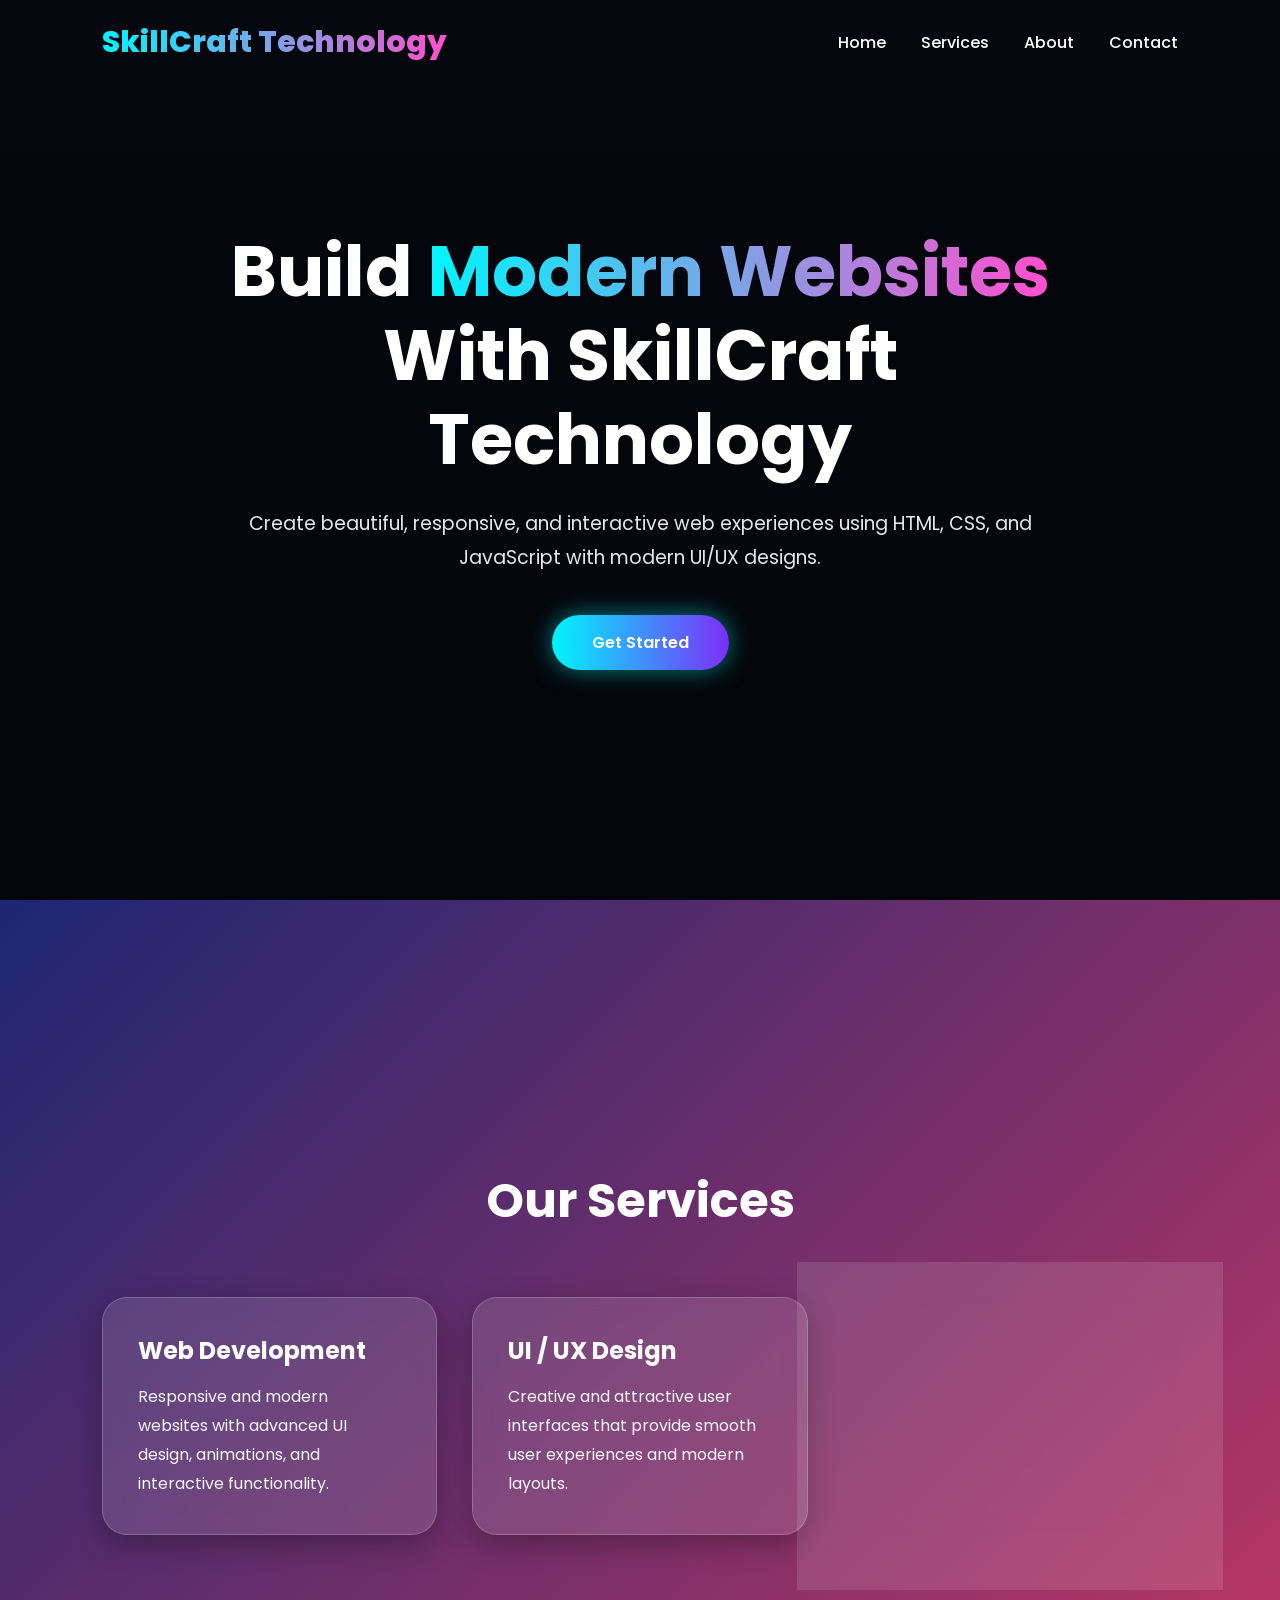
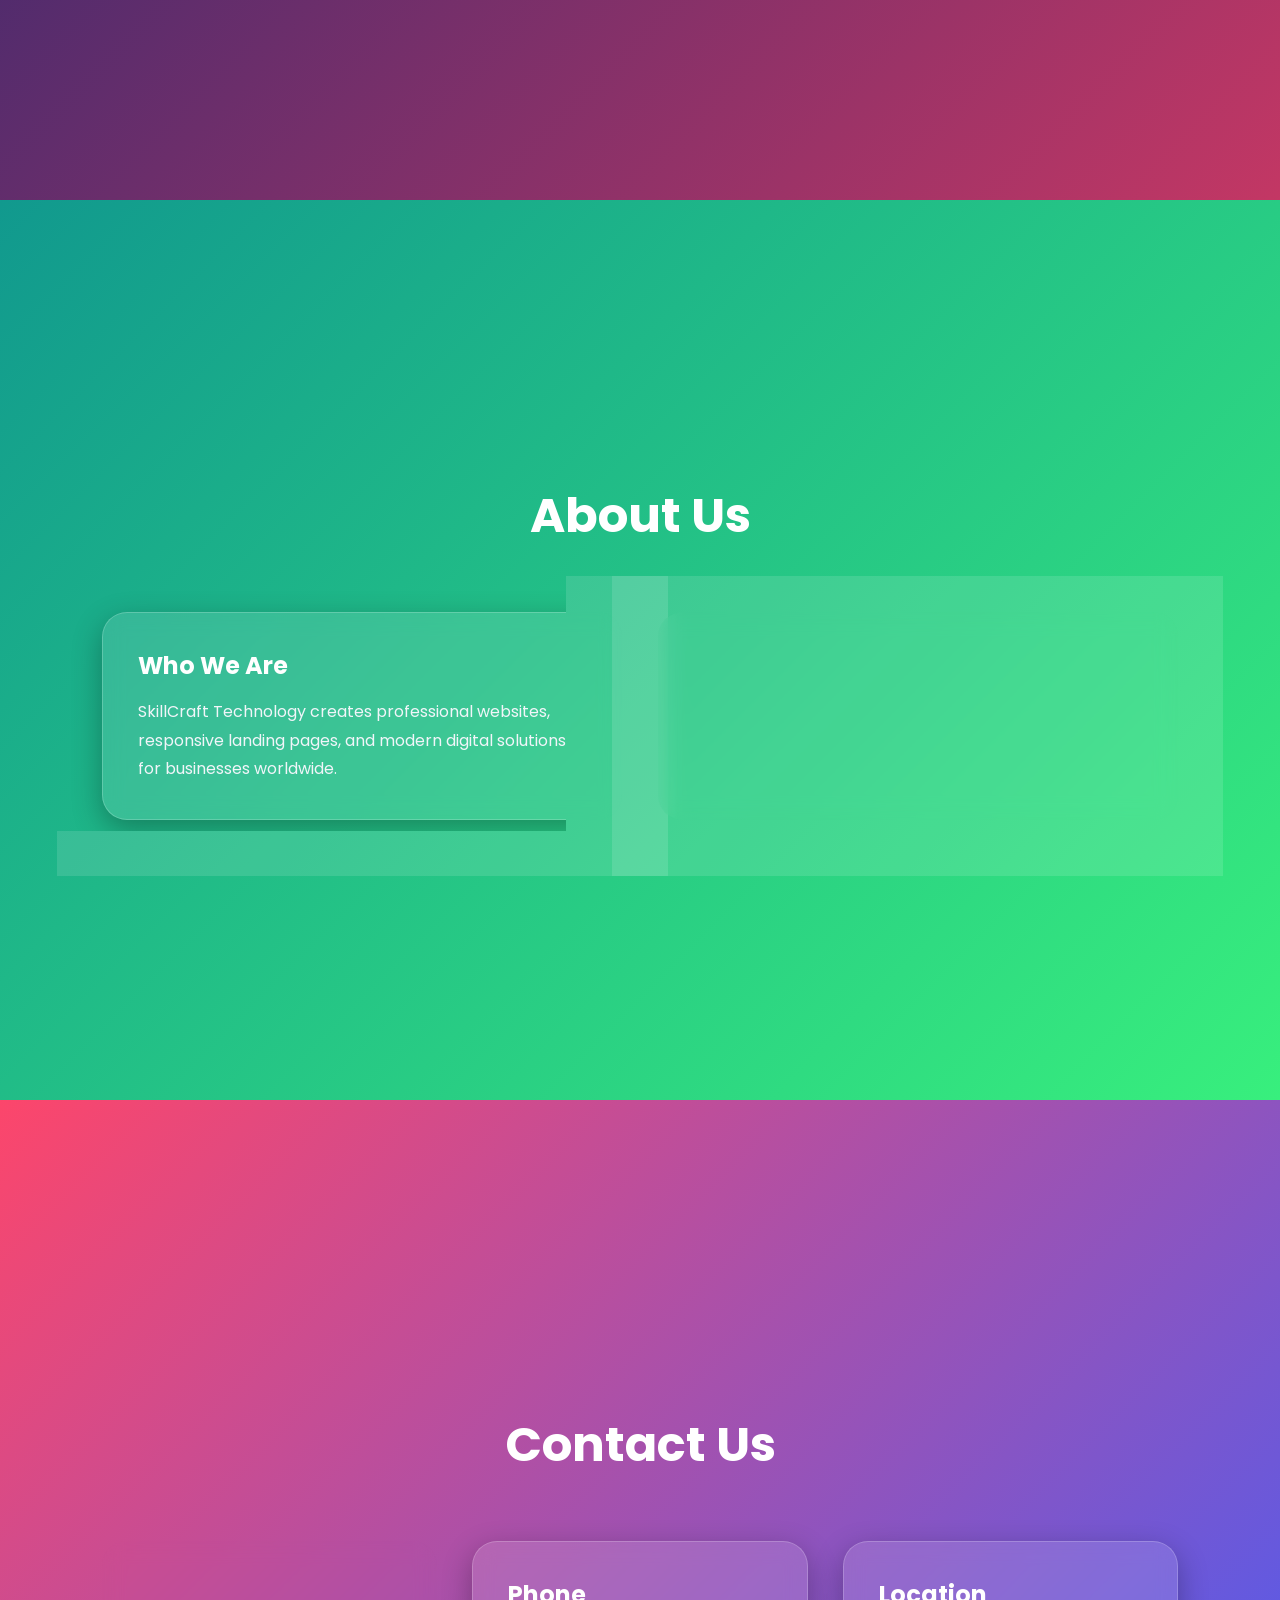
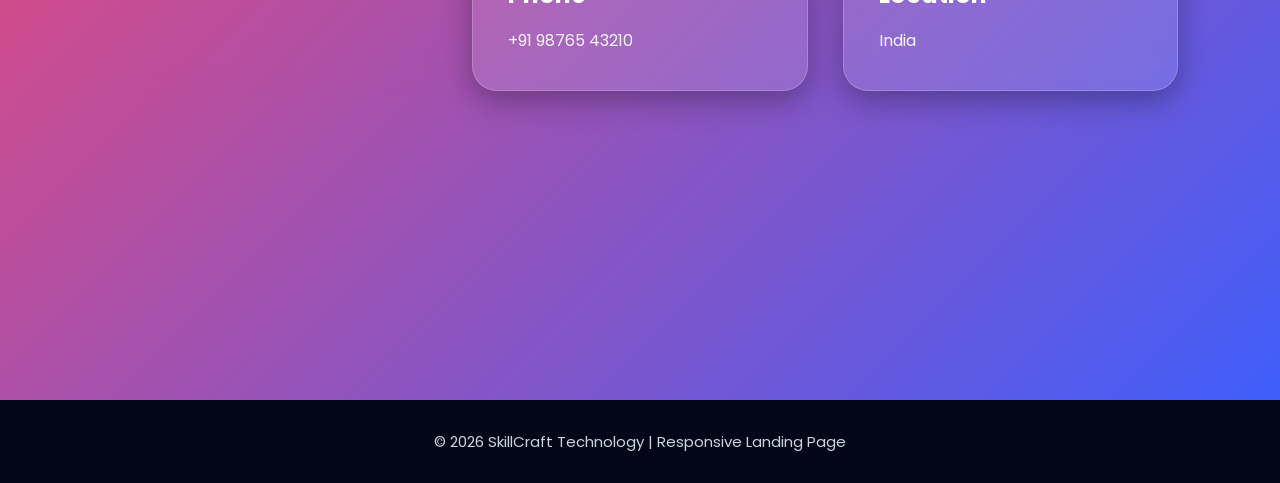
<file: index.html>
<!DOCTYPE html>
<html lang="en">
<head>
  <meta charset="UTF-8" />
  <meta name="viewport" content="width=device-width, initial-scale=1.0"/>

  <title>SkillCraft Technology - Landing Page</title>

  <!-- Google Font -->
  <link href="https://fonts.googleapis.com/css2?family=Poppins:wght@300;400;500;600;700;800&display=swap" rel="stylesheet">

  <!-- External CSS -->
  <link rel="stylesheet" href="style.css">

</head>

<body>

  <!-- ================= HEADER ================= -->

  <header id="header">

    <nav>

      <div class="logo">
        SkillCraft <span>Technology</span>
      </div>

      <ul class="nav-links">
        <li><a href="#home">Home</a></li>
        <li><a href="#services">Services</a></li>
        <li><a href="#about">About</a></li>
        <li><a href="#contact">Contact</a></li>
      </ul>

    </nav>

  </header>

  <!-- ================= HOME SECTION ================= -->

  <section id="home">

    <div class="hero-content">

      <h1>
        Build <span>Modern Websites</span><br>
        With SkillCraft Technology
      </h1>

      <p>
        Create beautiful, responsive, and interactive web experiences
        using HTML, CSS, and JavaScript with modern UI/UX designs.
      </p>

      <a href="#services" class="btn">Get Started</a>

    </div>

  </section>

  <!-- ================= SERVICES SECTION ================= -->

  <section id="services">

    <h2 class="section-title">Our Services</h2>

    <div class="cards">

      <div class="card">
        <h3>Web Development</h3>

        <p>
          Responsive and modern websites with advanced UI design,
          animations, and interactive functionality.
        </p>
      </div>

      <div class="card">
        <h3>UI / UX Design</h3>

        <p>
          Creative and attractive user interfaces that provide
          smooth user experiences and modern layouts.
        </p>
      </div>

      <div class="card">
        <h3>App Development</h3>

        <p>
          Build scalable mobile and web applications using
          modern technologies and frameworks.
        </p>
      </div>

    </div>

  </section>

  <!-- ================= ABOUT SECTION ================= -->

  <section id="about">

    <h2 class="section-title">About Us</h2>

    <div class="cards">

      <div class="card">

        <h3>Who We Are</h3>

        <p>
          SkillCraft Technology creates professional websites,
          responsive landing pages, and modern digital solutions
          for businesses worldwide.
        </p>

      </div>

      <div class="card">

        <h3>Our Mission</h3>

        <p>
          Deliver innovative, responsive, and visually appealing
          digital experiences that help businesses grow online.
        </p>

      </div>

    </div>

  </section>

  <!-- ================= CONTACT SECTION ================= -->

  <section id="contact">

    <h2 class="section-title">Contact Us</h2>

    <div class="cards">

      <div class="card">
        <h3>Email</h3>
        <p>contact@skillcrafttechnology.com</p>
      </div>

      <div class="card">
        <h3>Phone</h3>
        <p>+91 98765 43210</p>
      </div>

      <div class="card">
        <h3>Location</h3>
        <p>India</p>
      </div>

    </div>

  </section>

  <!-- ================= FOOTER ================= -->

  <footer>
    © 2026 SkillCraft Technology | Responsive Landing Page
  </footer>

  <!-- ================= JS FILE ================= -->

  <script src="script.js"></script>

</body>
</html>
</file>
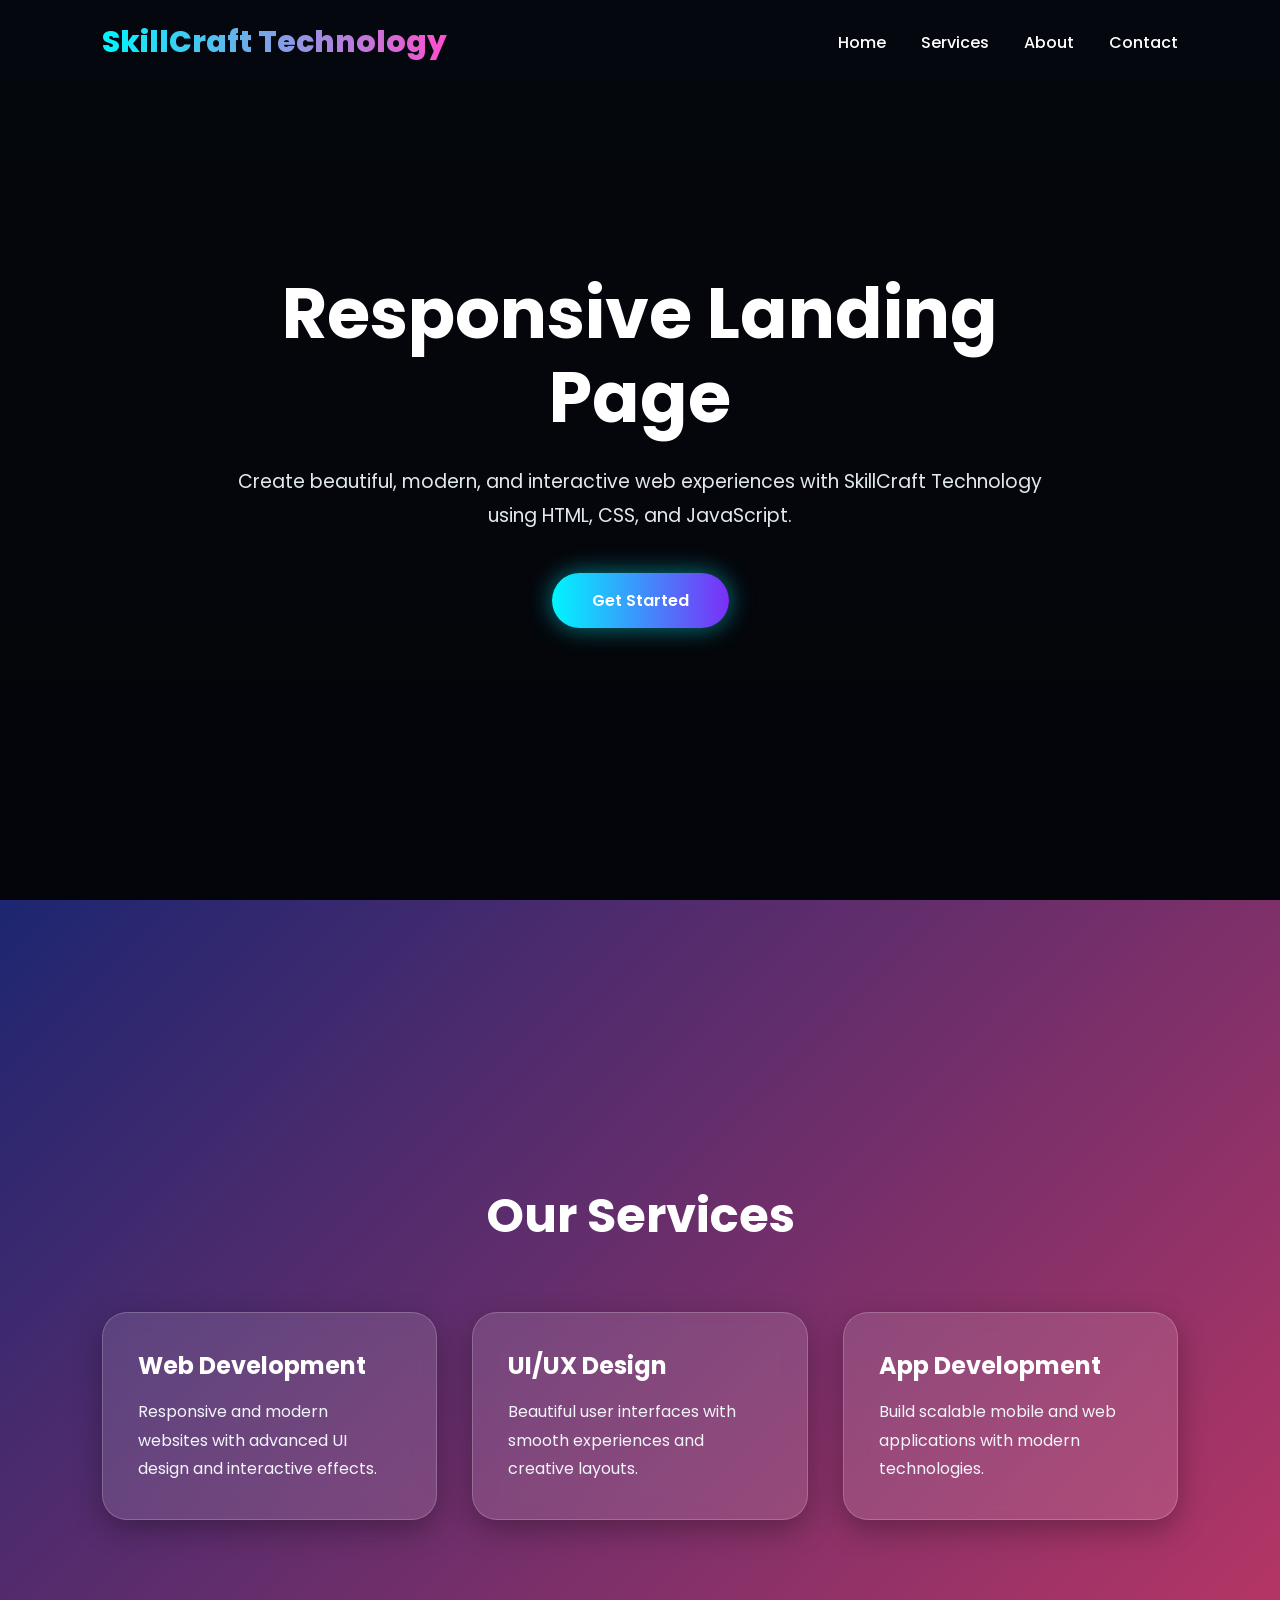
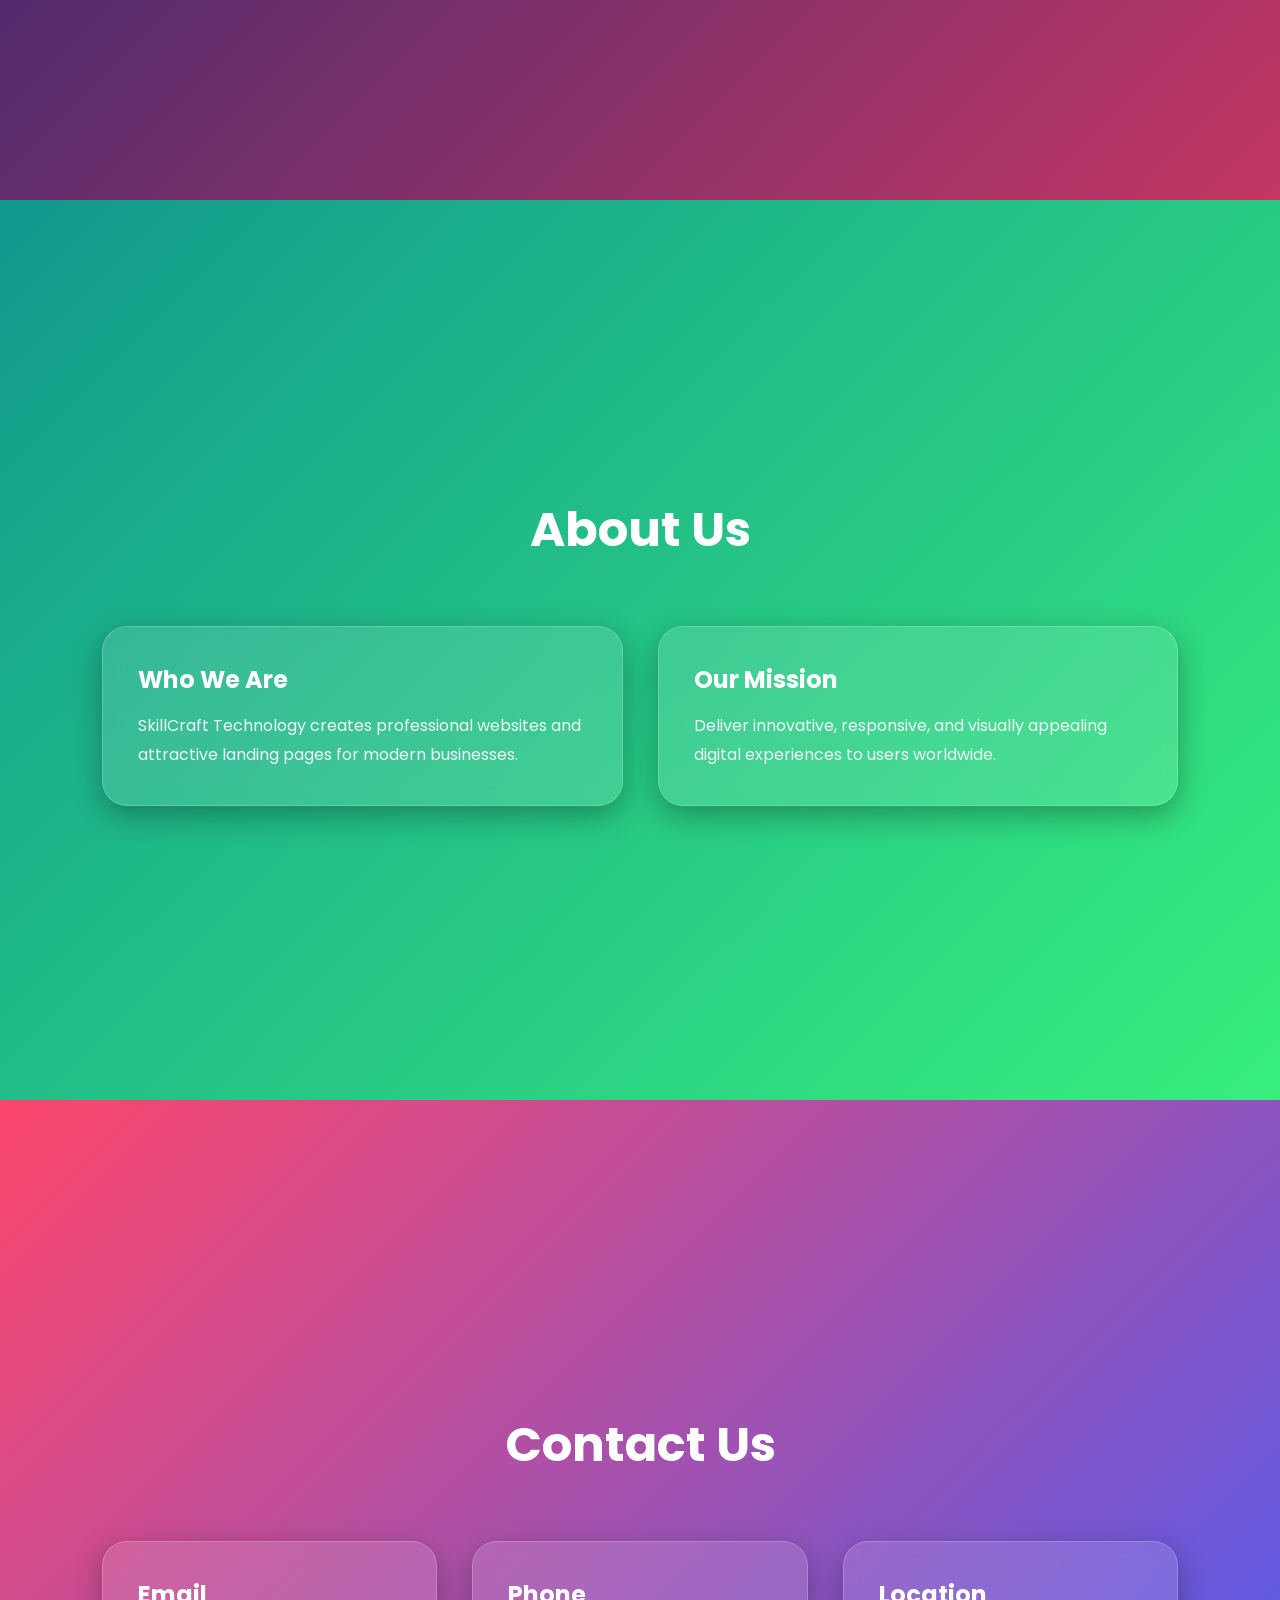
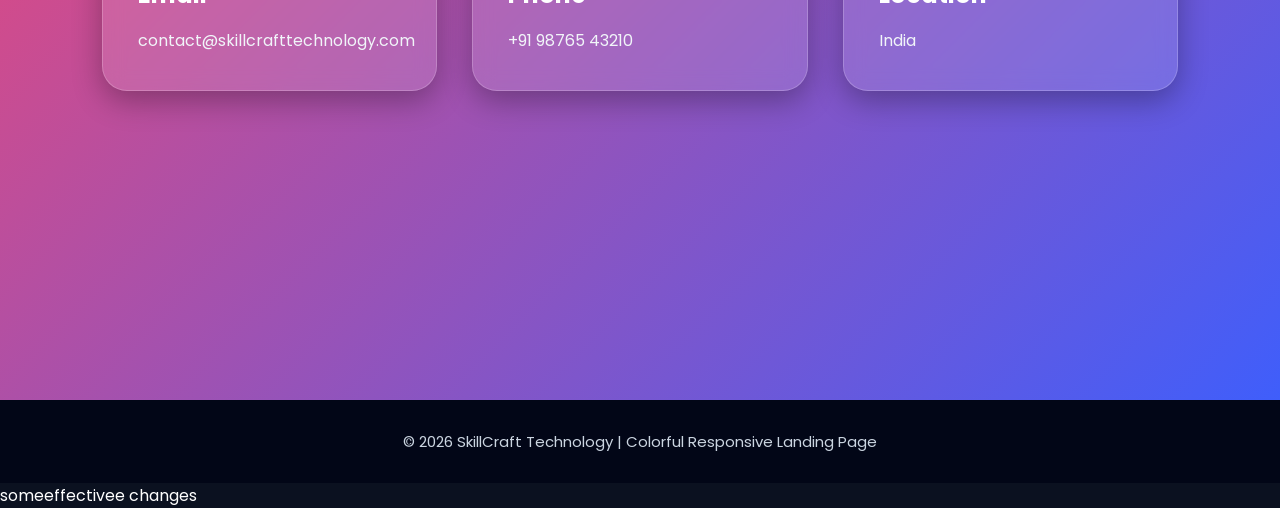
<file: Task-1.html>
<!DOCTYPE html>
<html lang="en">
<head>
  <meta charset="UTF-8" />
  <meta name="viewport" content="width=device-width, initial-scale=1.0"/>
  <title>SkillCraft Technology - Colorful Landing Page</title>

  <!-- Google Font -->
  <link href="https://fonts.googleapis.com/css2?family=Poppins:wght@300;400;500;600;700;800&display=swap" rel="stylesheet">

  <style>

    *{
      margin:0;
      padding:0;
      box-sizing:border-box;
      font-family:'Poppins',sans-serif;
      scroll-behavior:smooth;
    }

    body{
      color:white;
      overflow-x:hidden;
      background:#0b1120;
    }

    /* ================= NAVBAR ================= */

    header{
      width:100%;
      position:fixed;
      top:0;
      left:0;
      z-index:1000;
      transition:0.4s ease;
    }

    header.scrolled{
      background:rgba(0,0,0,0.6);
      backdrop-filter:blur(12px);
      box-shadow:0 8px 25px rgba(0,0,0,0.4);
    }

    nav{
      display:flex;
      justify-content:space-between;
      align-items:center;
      padding:20px 8%;
    }

    .logo{
      font-size:30px;
      font-weight:800;
      background:linear-gradient(to right,#00f5ff,#ff4ecd);
      -webkit-background-clip:text;
      -webkit-text-fill-color:transparent;
    }

    .logo span{
      color:white;
    }

    .nav-links{
      display:flex;
      gap:35px;
      list-style:none;
    }

    .nav-links a{
      text-decoration:none;
      color:white;
      font-weight:500;
      position:relative;
      transition:0.4s;
    }

    .nav-links a::after{
      content:'';
      position:absolute;
      left:0;
      bottom:-6px;
      width:0%;
      height:3px;
      border-radius:10px;
      background:linear-gradient(to right,#00f5ff,#ff4ecd);
      transition:0.4s;
    }

    .nav-links a:hover{
      color:#00f5ff;
    }

    .nav-links a:hover::after{
      width:100%;
    }

    /* ================= COMMON SECTION STYLE ================= */

    section{
      min-height:100vh;
      padding:120px 8%;
      display:flex;
      flex-direction:column;
      justify-content:center;
      position:relative;
      overflow:hidden;
    }

    .section-title{
      text-align:center;
      font-size:48px;
      margin-bottom:60px;
      font-weight:700;
    }

    .cards{
      display:grid;
      grid-template-columns:repeat(auto-fit,minmax(280px,1fr));
      gap:35px;
    }

    .card{
      background:rgba(255,255,255,0.12);
      border:1px solid rgba(255,255,255,0.2);
      backdrop-filter:blur(10px);
      padding:35px;
      border-radius:25px;
      transition:0.5s;
      box-shadow:0 10px 30px rgba(0,0,0,0.3);
    }

    .card:hover{
      transform:translateY(-12px) scale(1.03);
      box-shadow:0 20px 40px rgba(0,0,0,0.5);
    }

    .card h3{
      margin-bottom:15px;
      font-size:24px;
    }

    .card p{
      line-height:1.8;
      color:#f1f5f9;
    }

    

    #home{
      background:
      linear-gradient(rgba(0,0,0,0.6),rgba(0,0,0,0.7)),
      url('https://images.unsplash.com/photo-1498050108023-c5249f4df085?q=80&w=1400&auto=format&fit=crop');
      center/cover no-repeat;
      text-align:center;
      align-items:center;
    }

    .hero-content{
      max-width:850px;
      animation:fadeIn 1.5s ease;
    }

    .hero-content h1{
      font-size:70px;
      line-height:1.2;
      margin-bottom:25px;
    }

    .hero-content h1 span{
      background:linear-gradient(to right,#00f5ff,#ff4ecd);
      -webkit-background-clip:text;
      -webkit-text-fill-color:transparent;
    }

    .hero-content p{
      font-size:19px;
      line-height:1.8;
      margin-bottom:40px;
      color:#e2e8f0;
    }

    .btn{
      display:inline-block;
      padding:15px 40px;
      border-radius:50px;
      text-decoration:none;
      font-weight:600;
      color:white;
      background:linear-gradient(to right,#00f5ff,#7b2ff7);
      transition:0.4s;
      box-shadow:0 0 25px rgba(0,245,255,0.5);
    }

    .btn:hover{
      transform:translateY(-6px) scale(1.05);
      box-shadow:0 0 35px rgba(0,245,255,0.9);
    }

    

    #services{
      background:linear-gradient(135deg,#1d2671,#c33764);
    }

    #services .section-title{
      color:#fff;
    }

    

    #about{
      background:linear-gradient(135deg,#11998e,#38ef7d);
    }

    #about .section-title{
      color:#ffffff;
    }

    

    #contact{
      background:linear-gradient(135deg,#fc466b,#3f5efb);
    }

    #contact .section-title{
      color:#ffffff;
    }

    

    footer{
      background:#020617;
      text-align:center;
      padding:30px;
      color:#cbd5e1;
      font-size:15px;
    }

    @keyframes fadeIn{
      from{
        opacity:0;
        transform:translateY(40px);
      }
      to{
        opacity:1;
        transform:translateY(0);
      }
    }

    

    @media(max-width:900px){

      .hero-content h1{
        font-size:52px;
      }

      nav{
        flex-direction:column;
        gap:18px;
      }

    }

    @media(max-width:768px){

      .hero-content h1{
        font-size:38px;
      }

      .hero-content p{
        font-size:16px;
      }

      .section-title{
        font-size:36px;
      }

      .nav-links{
        flex-wrap:wrap;
        justify-content:center;
        gap:18px;
      }

    }

  </style>
</head>

<body>

  

  <header id="header">

    <nav>

      <div class="logo">
        SkillCraft <span>Technology</span>
      </div>

      <ul class="nav-links">
        <li><a href="#home">Home</a></li>
        <li><a href="#services">Services</a></li>
        <li><a href="#about">About</a></li>
        <li><a href="#contact">Contact</a></li>
      </ul>

    </nav>

  </header>

  

  <section id="home">

    <div class="hero-content">

      <h1>
         Responsive Landing Page
      </h1>

      <p>
        Create beautiful, modern, and interactive web experiences with
        SkillCraft Technology using HTML, CSS, and JavaScript.
      </p>

      <a href="#" class="btn">Get Started</a>

    </div>

  </section>

  

  <section id="services">

    <h2 class="section-title">Our Services</h2>

    <div class="cards">

      <div class="card">
        <h3>Web Development</h3>
        <p>
          Responsive and modern websites with advanced UI design
          and interactive effects.
        </p>
      </div>

      <div class="card">
        <h3>UI/UX Design</h3>
        <p>
          Beautiful user interfaces with smooth experiences and
          creative layouts.
        </p>
      </div>

      <div class="card">
        <h3>App Development</h3>
        <p>
          Build scalable mobile and web applications with modern
          technologies.
        </p>
      </div>

    </div>

  </section>

  

  <section id="about">

    <h2 class="section-title">About Us</h2>

    <div class="cards">

      <div class="card">
        <h3>Who We Are</h3>
        <p>
          SkillCraft Technology creates professional websites and
          attractive landing pages for modern businesses.
        </p>
      </div>

      <div class="card">
        <h3>Our Mission</h3>
        <p>
          Deliver innovative, responsive, and visually appealing
          digital experiences to users worldwide.
        </p>
      </div>

    </div>

  </section>



  <section id="contact">

    <h2 class="section-title">Contact Us</h2>

    <div class="cards">

      <div class="card">
        <h3>Email</h3>
        <p>contact@skillcrafttechnology.com</p>
      </div>

      <div class="card">
        <h3>Phone</h3>
        <p>+91 98765 43210</p>
      </div>

      <div class="card">
        <h3>Location</h3>
        <p>India</p>
      </div>

    </div>

  </section>

  

  <footer>
    © 2026 SkillCraft Technology | Colorful Responsive Landing Page
  </footer>

  

  <script>

    // Navbar Background Change on Scroll

    const header = document.getElementById("header");

    window.addEventListener("scroll", () => {

      if(window.scrollY > 50){
        header.classList.add("scrolled");
      }
      else{
        header.classList.remove("scrolled");
      }

    });

  </script>

</body>
</html>

someeffectivee changes
</file>
<file: style.css>
*{
      margin:0;
      padding:0;
      box-sizing:border-box;
      font-family:'Poppins',sans-serif;
      scroll-behavior:smooth;
    }

    body{
      color:white;
      overflow-x:hidden;
      background:#0b1120;
    }

    /* ================= NAVBAR ================= */

    header{
      width:100%;
      position:fixed;
      top:0;
      left:0;
      z-index:1000;
      transition:0.4s ease;
    }

    header.scrolled{
      background:rgba(0,0,0,0.6);
      backdrop-filter:blur(12px);
      box-shadow:0 8px 25px rgba(0,0,0,0.4);
    }

    nav{
      display:flex;
      justify-content:space-between;
      align-items:center;
      padding:20px 8%;
    }

    .logo{
      font-size:30px;
      font-weight:800;
      background:linear-gradient(to right,#00f5ff,#ff4ecd);
      -webkit-background-clip:text;
      -webkit-text-fill-color:transparent;
    }

    .logo span{
      color:white;
    }

    .nav-links{
      display:flex;
      gap:35px;
      list-style:none;
    }

    .nav-links a{
      text-decoration:none;
      color:white;
      font-weight:500;
      position:relative;
      transition:0.4s;
    }

    .nav-links a::after{
      content:'';
      position:absolute;
      left:0;
      bottom:-6px;
      width:0%;
      height:3px;
      border-radius:10px;
      background:linear-gradient(to right,#00f5ff,#ff4ecd);
      transition:0.4s;
    }

    .nav-links a:hover{
      color:#00f5ff;
    }

    .nav-links a:hover::after{
      width:100%;
    }

    /* ================= COMMON SECTION STYLE ================= */

    section{
      min-height:100vh;
      padding:120px 8%;
      display:flex;
      flex-direction:column;
      justify-content:center;
      position:relative;
      overflow:hidden;
    }

    .section-title{
      text-align:center;
      font-size:48px;
      margin-bottom:60px;
      font-weight:700;
    }

    .cards{
      display:grid;
      grid-template-columns:repeat(auto-fit,minmax(280px,1fr));
      gap:35px;
    }

    .card{
      background:rgba(255,255,255,0.12);
      border:1px solid rgba(255,255,255,0.2);
      backdrop-filter:blur(10px);
      padding:35px;
      border-radius:25px;
      transition:0.5s;
      box-shadow:0 10px 30px rgba(0,0,0,0.3);
    }

    .card:hover{
      transform:translateY(-12px) scale(1.03);
      box-shadow:0 20px 40px rgba(0,0,0,0.5);
    }

    .card h3{
      margin-bottom:15px;
      font-size:24px;
    }

    .card p{
      line-height:1.8;
      color:#f1f5f9;
    }

    

    #home{
      background:
      linear-gradient(rgba(0,0,0,0.6),rgba(0,0,0,0.7)),
      url('https://images.unsplash.com/photo-1498050108023-c5249f4df085?q=80&w=1400&auto=format&fit=crop');
      center/cover no-repeat;
      text-align:center;
      align-items:center;
    }

    .hero-content{
      max-width:850px;
      animation:fadeIn 1.5s ease;
    }

    .hero-content h1{
      font-size:70px;
      line-height:1.2;
      margin-bottom:25px;
    }

    .hero-content h1 span{
      background:linear-gradient(to right,#00f5ff,#ff4ecd);
      -webkit-background-clip:text;
      -webkit-text-fill-color:transparent;
    }

    .hero-content p{
      font-size:19px;
      line-height:1.8;
      margin-bottom:40px;
      color:#e2e8f0;
    }

    .btn{
      display:inline-block;
      padding:15px 40px;
      border-radius:50px;
      text-decoration:none;
      font-weight:600;
      color:white;
      background:linear-gradient(to right,#00f5ff,#7b2ff7);
      transition:0.4s;
      box-shadow:0 0 25px rgba(0,245,255,0.5);
    }

    .btn:hover{
      transform:translateY(-6px) scale(1.05);
      box-shadow:0 0 35px rgba(0,245,255,0.9);
    }

    

    #services{
      background:linear-gradient(135deg,#1d2671,#c33764);
    }

    #services .section-title{
      color:#fff;
    }

    

    #about{
      background:linear-gradient(135deg,#11998e,#38ef7d);
    }

    #about .section-title{
      color:#ffffff;
    }

    

    #contact{
      background:linear-gradient(135deg,#fc466b,#3f5efb);
    }

    #contact .section-title{
      color:#ffffff;
    }

    

    footer{
      background:#020617;
      text-align:center;
      padding:30px;
      color:#cbd5e1;
      font-size:15px;
    }

    @keyframes fadeIn{
      from{
        opacity:0;
        transform:translateY(40px);
      }
      to{
        opacity:1;
        transform:translateY(0);
      }
    }

    

    @media(max-width:900px){

      .hero-content h1{
        font-size:52px;
      }

      nav{
        flex-direction:column;
        gap:18px;
      }

    }

    @media(max-width:768px){

      .hero-content h1{
        font-size:38px;
      }

      .hero-content p{
        font-size:16px;
      }

      .section-title{
        font-size:36px;
      }

      .nav-links{
        flex-wrap:wrap;
        justify-content:center;
        gap:18px;
      }

    }
</file>
